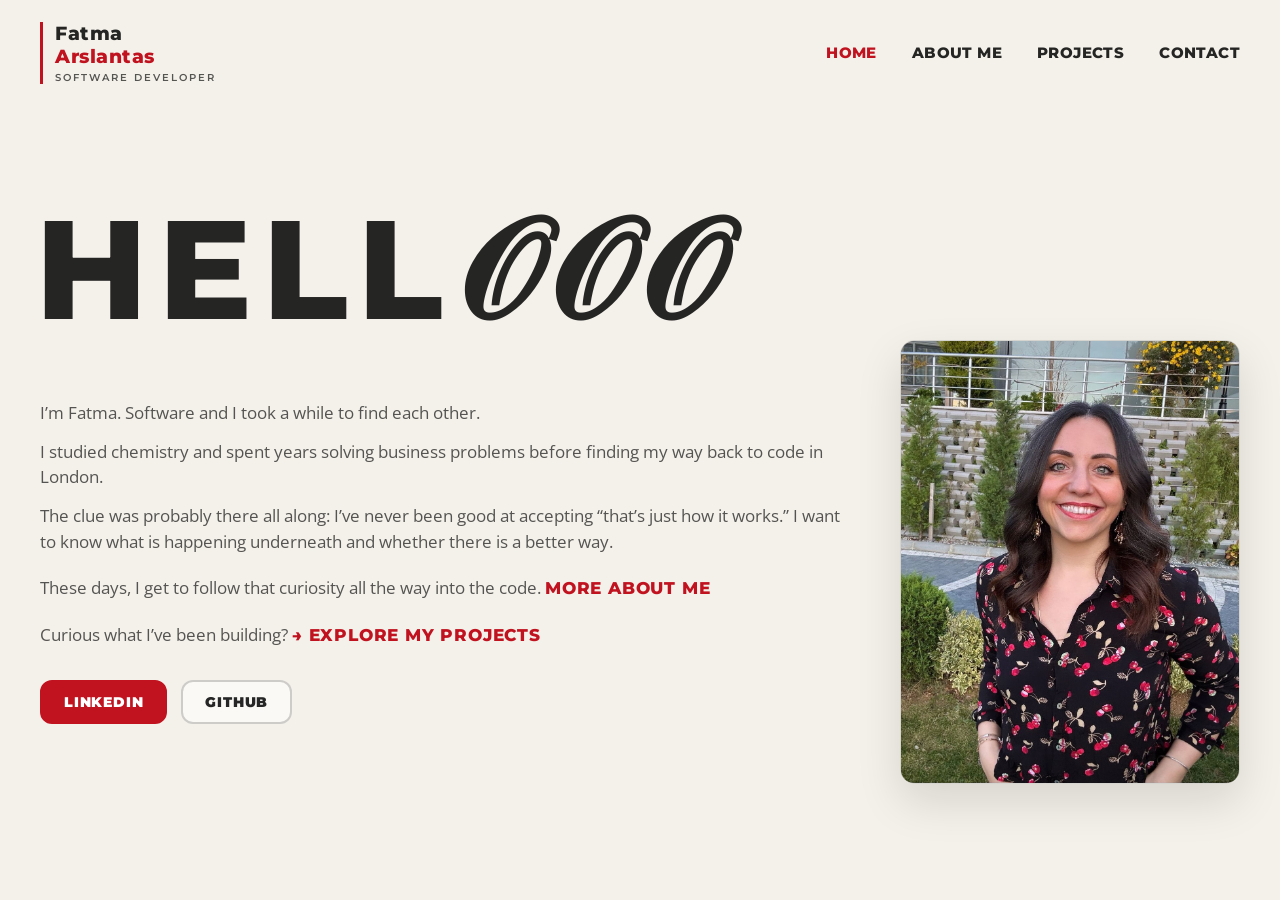
<file: index.html>
<!DOCTYPE html>
<html lang="en">
<head>
  <meta charset="UTF-8">
  <meta name="viewport" content="width=device-width, initial-scale=1.0">
  <title>Fatma Arslantas - Home</title>
  <link href="https://fonts.googleapis.com/css2?family=Montserrat:wght@400;700;800&family=Open+Sans:wght@300;400;600&display=swap" rel="stylesheet">
  <link rel="stylesheet" href="css/style.css">
</head>
<body class="home">

  <div id="site-header"></div>

  <main class="home-main">
    <section class="home-hero">
      <div class="hero-big">
        <span>HELL𝒪𝒪𝒪</span>
      </div>
  
      <div class="hero-lower">
        <div class="hero-text">
          <div class="hero-copy">
            <p>I’m Fatma. Software and I took a while to find each other.</p>
            <p>I studied chemistry and spent years solving business problems before finding my way back to code in London.</p>
            <p>The clue was probably there all along: I’ve never been good at accepting “that’s just how it works.” I want to know what is happening underneath and whether there is a better way.</p>
            <p>
              These days, I get to follow that curiosity all the way into the code.
              <a href="about.html" class="hero-micro-link">MORE ABOUT ME</a>
            </p>
            <p>
              Curious what I’ve been building?
              <a href="projects.html" class="hero-micro-link">→ Explore my projects</a>
            </p>
          </div>

          <div class="hero-actions">
            <a href="https://www.linkedin.com/in/fatma-arslantas/" target="_blank" rel="noopener noreferrer" class="action-btn filled">LinkedIn</a>
            <a href="https://github.com/AFatmaa" target="_blank" rel="noopener noreferrer" class="action-btn outline">GitHub</a>
          </div>
        </div>

        <div class="hero-photo">
          <img src="assets/images/fatma.jpeg" alt="Fatma Arslantas" loading="lazy">
        </div>
      </div>
    </section>
  </main>

  <script src="js/layout.js"></script>
</body>
</html>
</file>
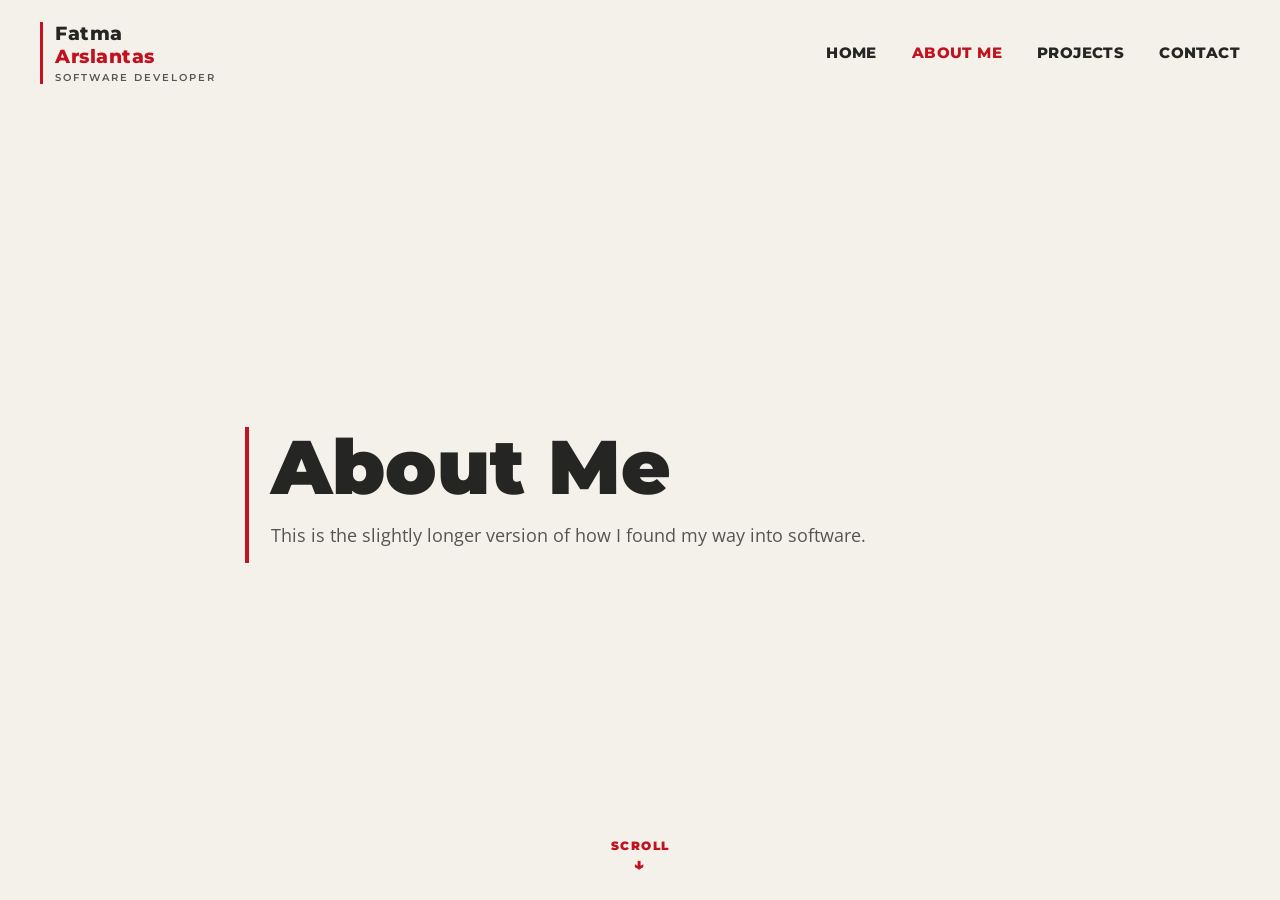
<file: about.html>
<!DOCTYPE html>
<html lang="en">
<head>
  <meta charset="UTF-8">
  <meta name="viewport" content="width=device-width, initial-scale=1.0">
  <title>Fatma Arslantas - About</title>
  <link href="https://fonts.googleapis.com/css2?family=Montserrat:wght@400;700;800&family=Open+Sans:wght@300;400;600&display=swap" rel="stylesheet">
  <link rel="stylesheet" href="css/style.css">
</head>
<body>

  <div id="site-header"></div>

  <main class="about-stage">
    <div id="aboutCarousel" class="about-carousel" aria-label="About story">
  
      <section class="about-card">
        <div class="card-inner">
          <h1 class="card-title">About Me</h1>
          <p class="card-subtitle">This is the slightly longer version of how I found my way into software.</p>
        </div>
      </section>
  
      <section class="about-card">
        <div class="card-inner">
          <h2 class="card-heading">A SMALL CLUE</h2>
          <p class="card-text">
            I studied chemistry at university, where one of my classes introduced me to basic programming.
            I loved it, but at the time I saw it as an interesting class, not the beginning of a career.
          </p>
          <p class="card-text">
            It took me a while to recognise the clue.
          </p>
        </div>
      </section>
  
      <section class="about-card">
        <div class="card-inner">
          <h2 class="card-heading">WORKING CLOSE TO PROBLEMS</h2>
          <p class="card-text">
            I later spent several years working across finance, operations, international trade, production, and project management.
          </p>
          <p class="card-text">
            I used business software every day. 
            Whenever a process felt unnecessarily complicated, I found myself wondering how the system worked and how it could work better.
            I especially enjoyed discussing those ideas with developers.
          </p>
          <p class="card-text">
            That probably should have been another clue.
          </p>
        </div>
      </section>
  
      <section class="about-card">
        <div class="card-inner">
          <h2 class="card-heading">STARTING AGAIN</h2>
          <p class="card-text">
            After moving to London, I met people who had moved into technology from completely different careers. 
            For the first time, becoming a developer stopped feeling like something meant for somebody else.
          </p>
          <p class="card-text">
            So I started learning.
          </p>
        </div>
      </section>
  
      <section class="about-card">
        <div class="card-inner">
          <h2 class="card-heading">LEARNING BY BUILDING</h2>
          <p class="card-text">
            My training at CodeYourFuture was not only about completing lessons. 
            I worked through a multi-stage programme built around projects, teamwork, pull requests, code reviews, testing, debugging, and explaining technical decisions.           
          </p>
          <p class="card-text">
            I built applications using JavaScript, React, Node.js, Express, PostgreSQL, Python, and WebSockets. 
            Some worked quickly. Others made me stare at the same bug for far longer than I would like to admit. 
            Both kinds taught me something.
          </p>
        </div>
      </section>

      <section class="about-card">
        <div class="card-inner">
          <h2 class="card-heading">WHAT I DO NOW</h2>
          <p class="card-text">
            Today, I build web applications and keep developing my understanding of how software works.
          </p>
          <p class="card-text">
            My previous career still shapes the way I approach code. 
            I think about the person using the product, the problem behind the request, and whether the solution will be practical outside the happy path.
          </p>
        </div>
      </section>
  
      <section class="about-card">
        <div class="card-inner">
          <h2 class="card-heading">WHAT COMES NEXT</h2>
          <p class="card-text">
            I’m looking for my first software development role in a team where I can contribute, ask good questions, learn from experienced developers, and take responsibility as I grow.
          </p>
          <p class="card-text">
            If that sounds like a conversation worth having, I’d be happy to hear from you.
          </p>
  
          <a class="card-link" href="contact.html">Contact me →</a>
        </div>
      </section>

    </div>

    <div class="scroll-cue" aria-hidden="true">
      <span class="scroll-cue-text">Scroll</span>
      <span class="scroll-cue-arrow">↓</span>
    </div>
  </main>

  <script src="js/layout.js"></script>
  <script src="js/about.js"></script>
</body>
</html>
</file>
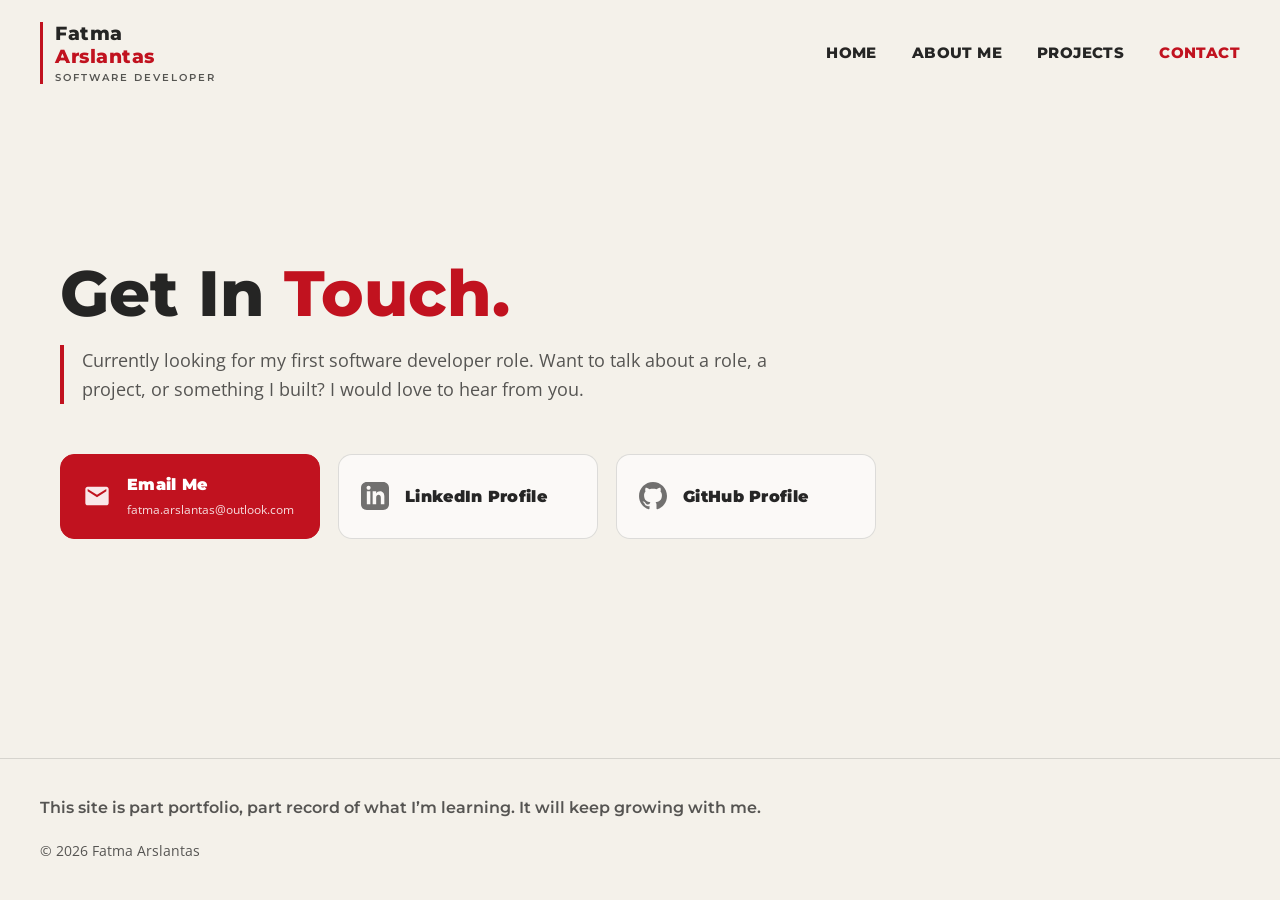
<file: contact.html>
<!DOCTYPE html>
<html lang="en">
<head>
  <meta charset="UTF-8">
  <meta name="viewport" content="width=device-width, initial-scale=1.0">
  <title>Fatma Arslantas - Contact</title>
  <link href="https://fonts.googleapis.com/css2?family=Montserrat:wght@400;700;800&family=Open+Sans:wght@300;400;600&display=swap" rel="stylesheet">
  <link rel="stylesheet" href="css/style.css">
</head>
<body class="contact">

  <div id="site-header"></div>

  <main>
    <div class="page-content">
      <h1 class="big-title">Get In <span class="highlight">Touch.</span></h1>
      <p class="subtitle">
        Currently looking for my first software developer role. Want to talk about a role, a project, or something I built? I would love to hear from you.
      </p>


      <div class="contact-grid">
        
        <a href="mailto:fatma.arslantas@outlook.com" class="contact-item contact-item-primary">
            <svg viewBox="0 0 24 24"><path d="M20 4H4c-1.1 0-1.99.9-1.99 2L2 18c0 1.1.9 2 2 2h16c1.1 0 2-.9 2-2V6c0-1.1-.9-2-2-2zm0 4l-8 5-8-5V6l8 5 8-5v2z"/></svg>
            <span>Email Me<small>fatma.arslantas@outlook.com</small></span>
        </a>

        <a href="https://www.linkedin.com/in/fatma-arslantas/" target="_blank" rel="noopener noreferrer" class="contact-item">
            <svg viewBox="0 0 24 24"><path d="M19 0h-14c-2.761 0-5 2.239-5 5v14c0 2.761 2.239 5 5 5h14c2.762 0 5-2.239 5-5v-14c0-2.761-2.238-5-5-5zm-11 19h-3v-11h3v11zm-1.5-12.268c-.966 0-1.75-.79-1.75-1.764s.784-1.764 1.75-1.764 1.75.79 1.75 1.764-.783 1.764-1.75 1.764zm13.5 12.268h-3v-5.604c0-3.368-4-3.113-4 0v5.604h-3v-11h3v1.765c1.396-2.586 7-2.777 7 2.476v6.759z"/></svg>
            <span>LinkedIn Profile</span>
        </a>

        <a href="https://github.com/AFatmaa" target="_blank" rel="noopener noreferrer" class="contact-item">
            <svg viewBox="0 0 24 24"><path d="M12 0c-6.626 0-12 5.373-12 12 0 5.302 3.438 9.8 8.207 11.387.599.111.793-.261.793-.577v-2.234c-3.338.726-4.033-1.416-4.033-1.416-.546-1.387-1.333-1.756-1.333-1.756-1.089-.745.083-.729.083-.729 1.205.084 1.839 1.237 1.839 1.237 1.07 1.834 2.807 1.304 3.492.997.107-.775.418-1.305.762-1.604-2.665-.305-5.467-1.334-5.467-5.931 0-1.311.469-2.381 1.236-3.221-.124-.303-.535-1.524.117-3.176 0 0 1.008-.322 3.301 1.23.957-.266 1.983-.399 3.003-.404 1.02.005 2.047.138 3.006.404 2.291-1.552 3.297-1.23 3.297-1.23.653 1.653.242 2.874.118 3.176.77.84 1.235 1.911 1.235 3.221 0 4.609-2.807 5.624-5.479 5.921.43.372.823 1.102.823 2.222v3.293c0 .319.192.694.801.576 4.765-1.589 8.199-6.086 8.199-11.386 0-6.627-5.373-12-12-12z"/></svg>
            <span>GitHub Profile</span>
        </a>

      </div>
    </div>
  </main>

  <div id="site-footer"></div>

  <script src="js/layout.js"></script>
</body>
</html>
</file>
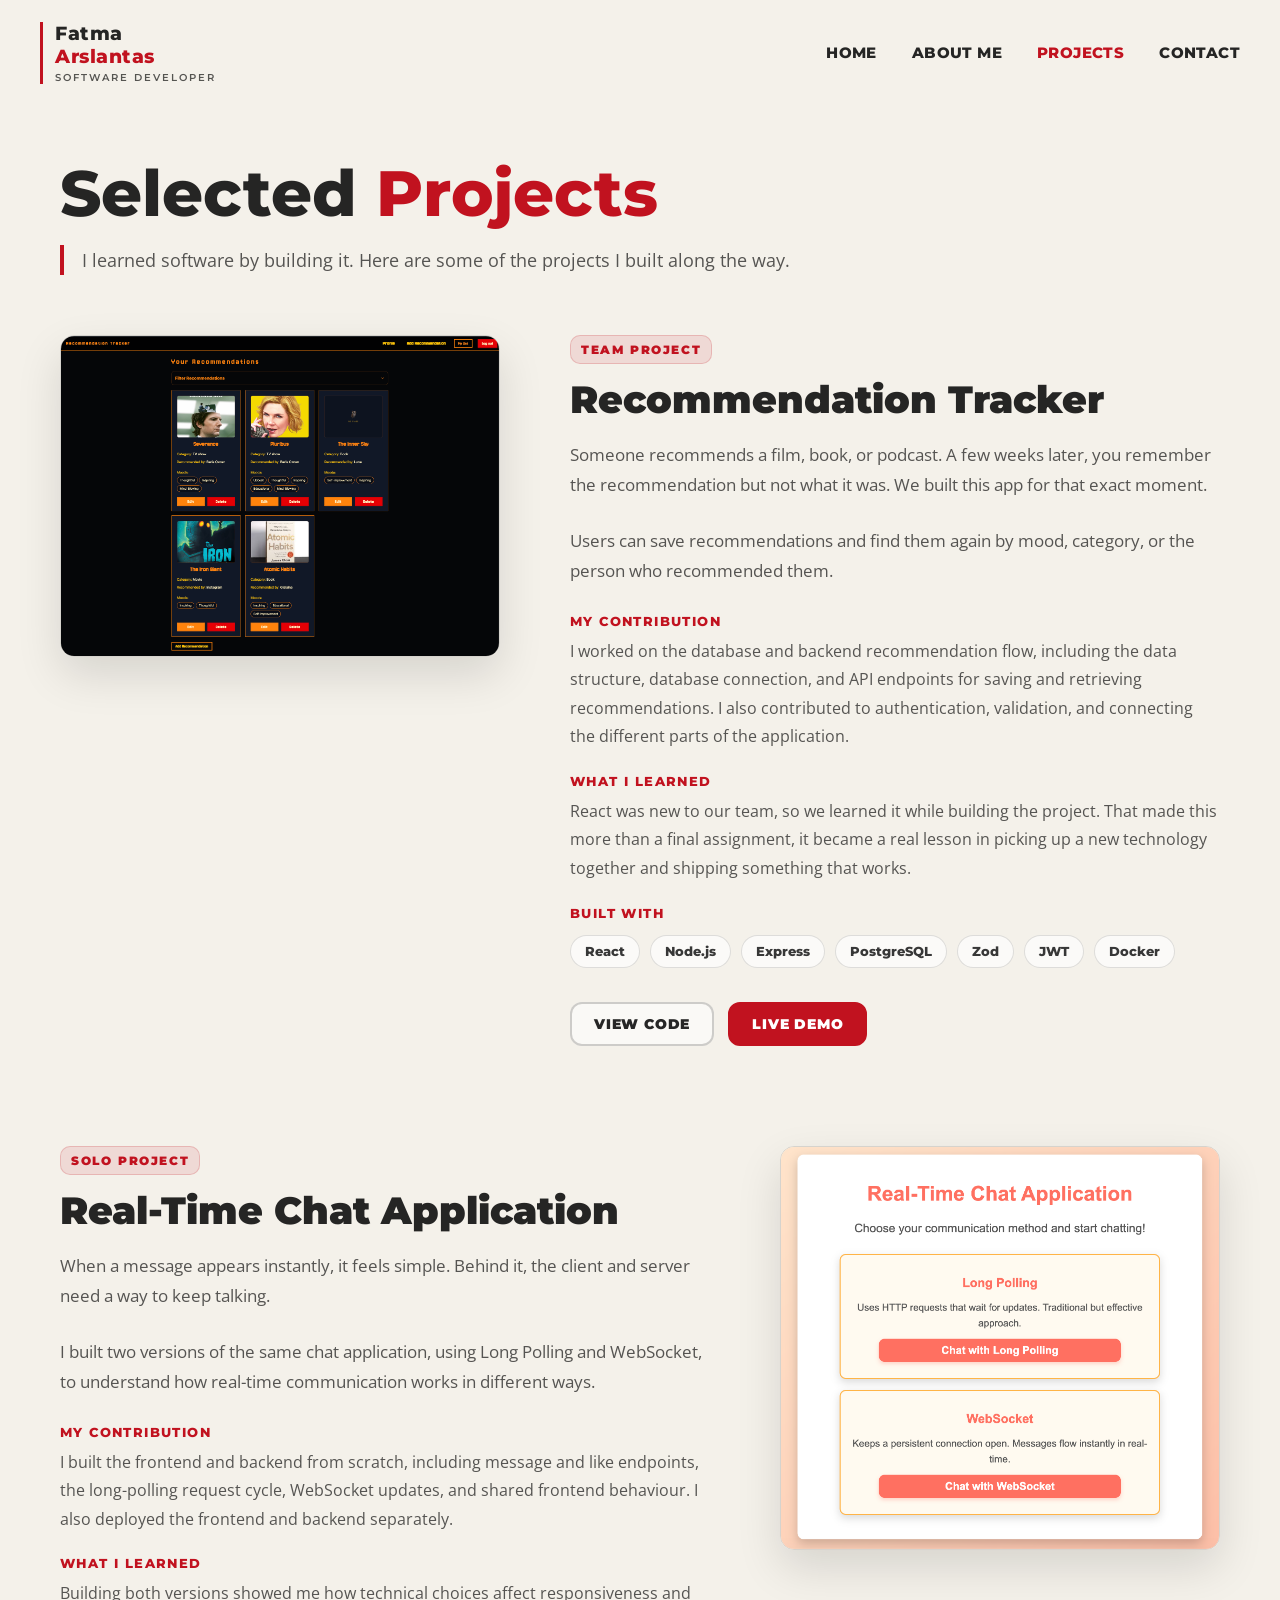
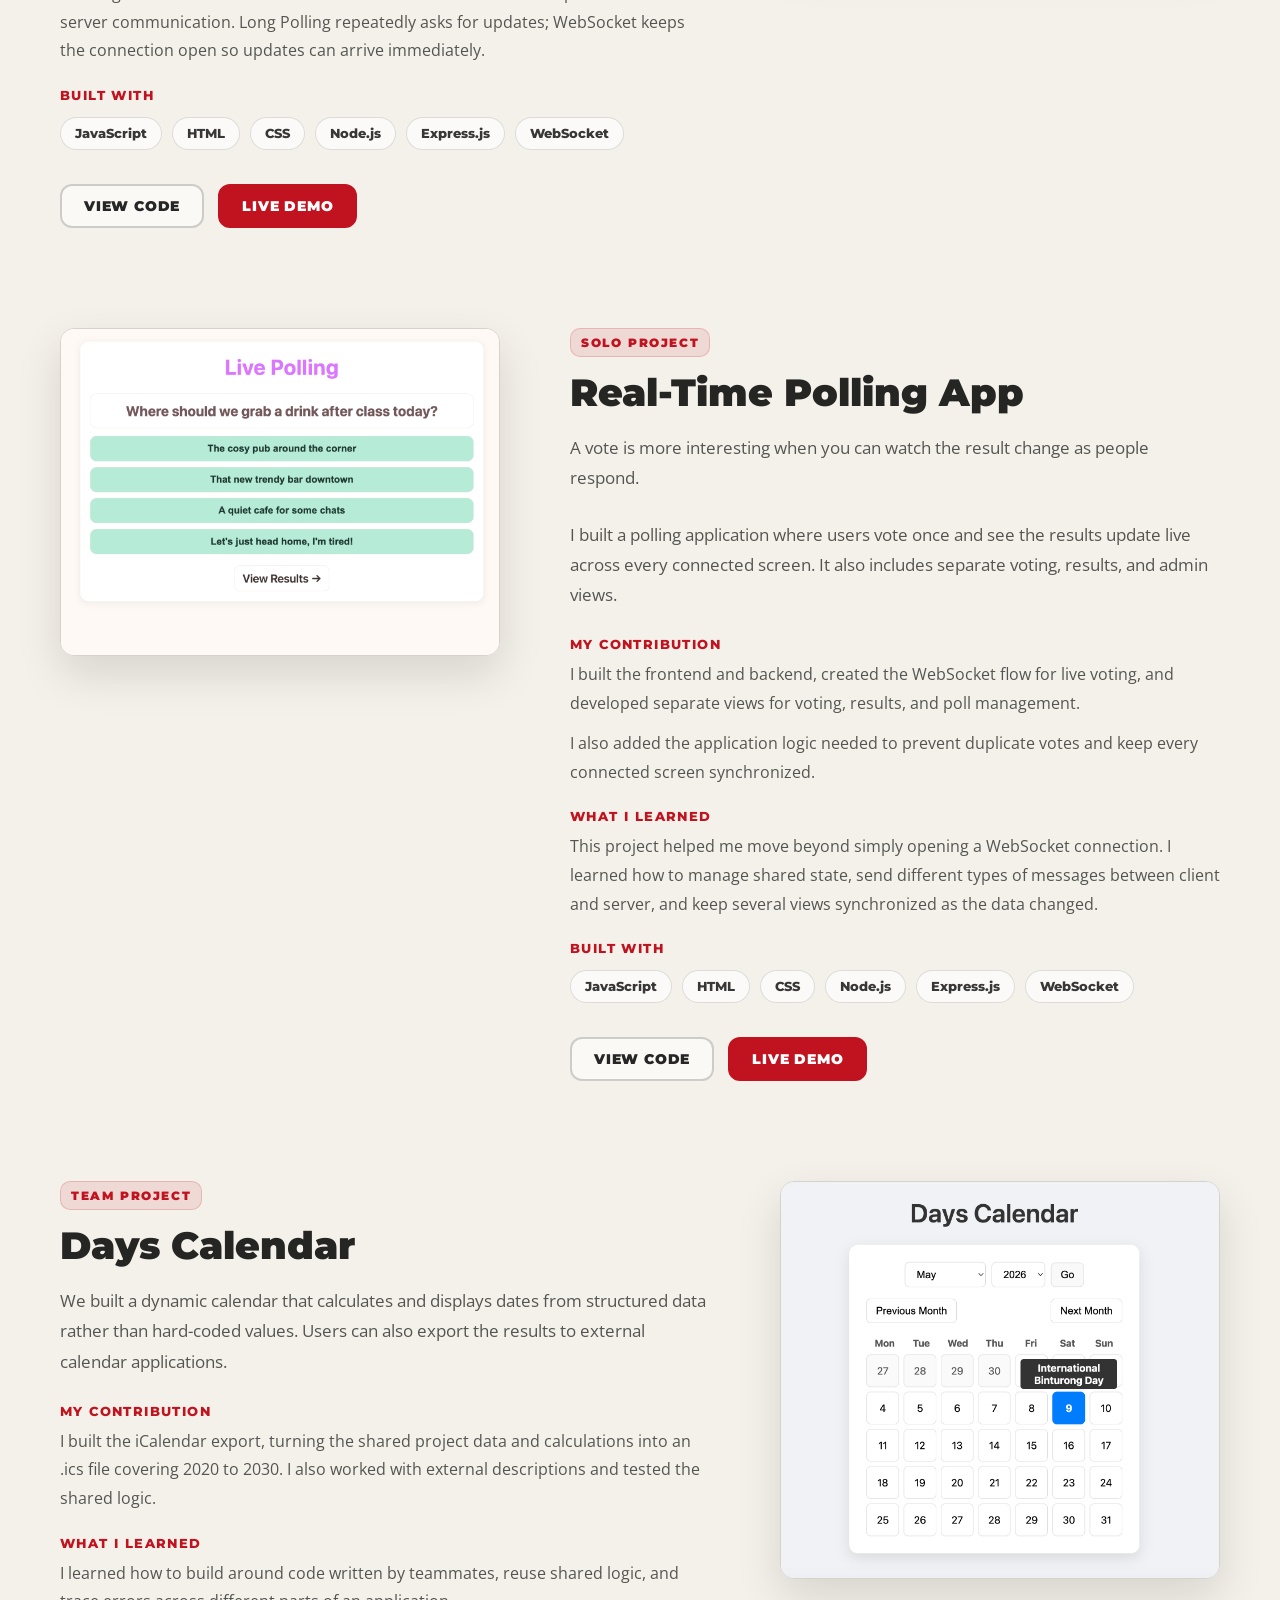
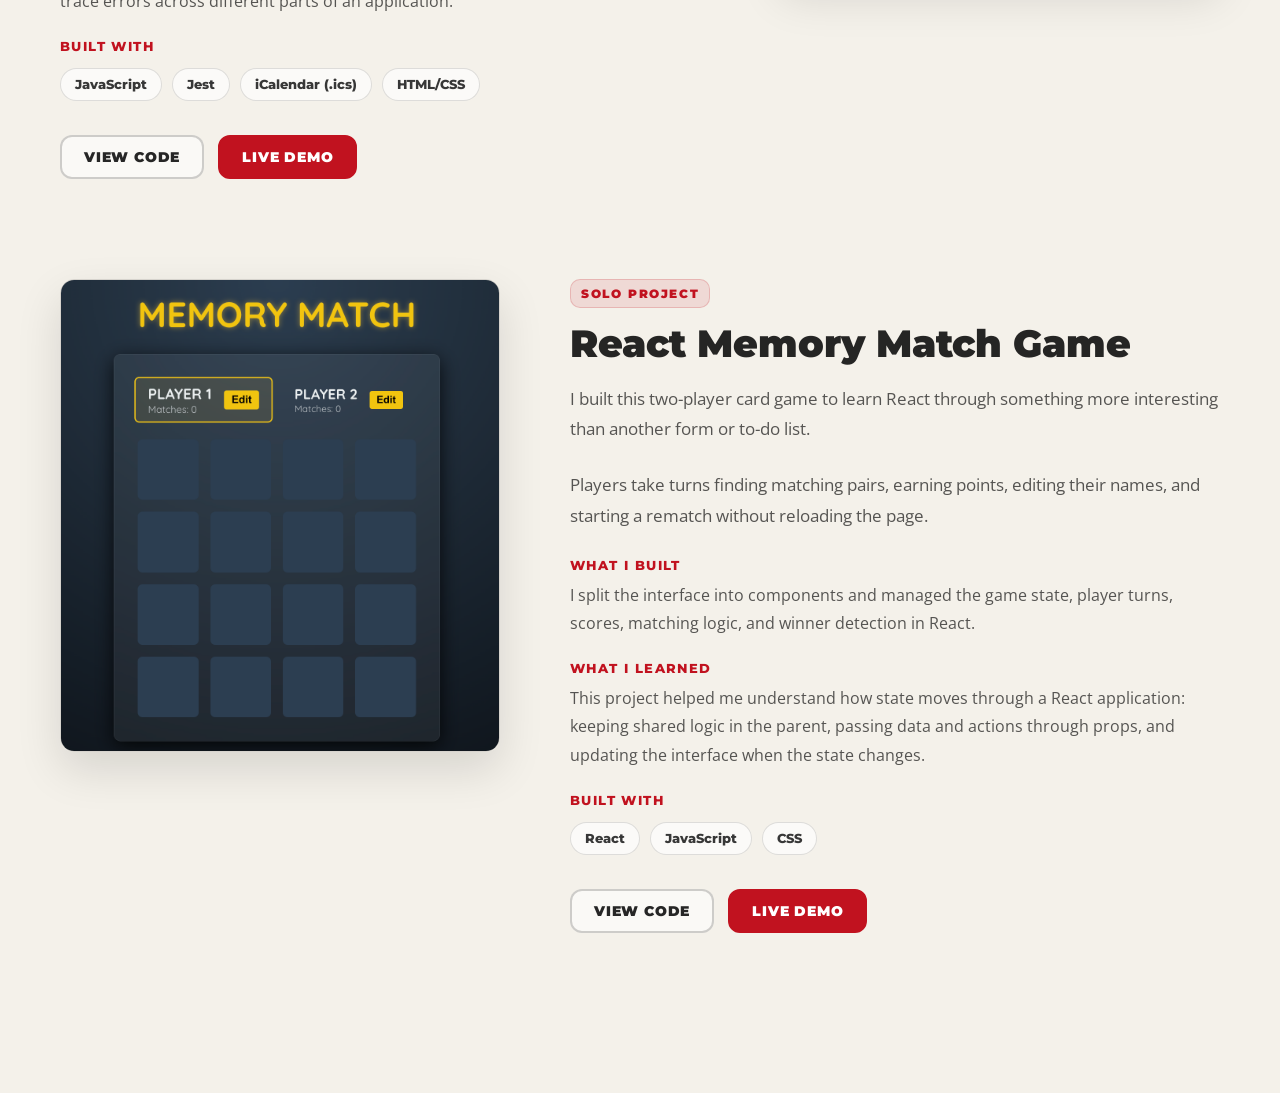
<file: projects.html>
<!DOCTYPE html>
<html lang="en">
<head>
  <meta charset="UTF-8">
  <meta name="viewport" content="width=device-width, initial-scale=1.0">
  <title>Fatma Arslantas - Projects</title>
  <link href="https://fonts.googleapis.com/css2?family=Montserrat:wght@400;700;800&family=Open+Sans:wght@300;400;600&display=swap" rel="stylesheet">
  <link rel="stylesheet" href="css/style.css">
</head>
<body>

  <div id="site-header"></div>

  <main>
    <div class="page-content">
      <h1 class="big-title">Selected <span class="highlight">Projects</span></h1>
      <p class="subtitle">I learned software by building it. Here are some of the projects I built along the way.</p>

      <div id="projectGrid" class="projects-container"></div>
    </div>
  </main>

  <script src="js/layout.js"></script>
  <script type="module" src="js/projects.js"></script>
</body>
</html>
</file>
<file: css/style.css>
:root {
  --bg: #f4f1ea;
  --text: #111111e8;
  --muted: rgba(0,0,0,0.65);

  --card-border: rgba(0,0,0,0.12);

  --accent: #c1121f;
  --accent-dark: #780000;
  --accent-rgb: 193, 18, 31;

  --font-heading: "Montserrat", sans-serif;
  --transition: all 0.25s ease;

  --radius: 14px;
}

* { margin: 0; padding: 0; box-sizing: border-box; }

body {
  font-family: "Open Sans", sans-serif;
  background: var(--bg);
  color: var(--text);
  min-height: 100vh;
}

a {
  text-decoration: none;
  color: inherit;
  transition: var(--transition);
}

main {
  flex: 1;
  display: flex;
  align-items: center;
  justify-content: center;
  padding: 80px 20px 80px;
  width: 100%;
  max-width: 1300px;
  margin: 0 auto;
}

.page-content {
  width: 100%;
  max-width: 1300px;
  margin: 0 auto;
  padding: 80px 40px 80px;
}

.big-title {
  font-family: var(--font-heading);
  font-weight: 800;
  font-size: clamp(42px, 5vw, 72px);
  line-height: 1.05;
  margin-bottom: 18px;
}

.highlight { color: var(--accent); }

.subtitle {
  font-size: 1.15em;
  color: var(--muted);
  max-width: 760px;
  margin-bottom: 50px;
  font-weight: 400;
  line-height: 1.6;
  border-left: 4px solid var(--accent);
  padding-left: 18px;
}

.site-header {
  position: fixed;
  top: 0; left: 0;
  width: 100%;
  padding: 22px 40px;
  z-index: 999;
  display: flex;
  align-items: center;
  justify-content: space-between;
  background: rgba(244, 241, 234, 0.85);
  backdrop-filter: blur(10px);
  -webkit-backdrop-filter: blur(10px);
}

.brand {
  display: inline-flex;
  flex-direction: column;
  line-height: 1.2;
  font-family: var(--font-heading);
  font-weight: 800;
  font-size: 1.2em;
  letter-spacing: 0.5px;
  border-left: 3px solid var(--accent);
  padding-left: 12px;
  transition: var(--transition);
}

.brand:hover { opacity: 0.8; }

.brand-first { color: var(--text); }
.brand-last { color: var(--accent); }

.brand-role {
  font-weight: 600;
  font-size: 0.5em;
  letter-spacing: 2px;
  text-transform: uppercase;
  color: var(--muted);
  margin-top: 4px;
}

.menu-btn {
  width: 46px;
  height: 46px;
  border-radius: 999px;
  border: 1px solid var(--card-border);
  background: rgba(255,255,255,0.70);
  display: grid;
  place-content: center;
  gap: 5px;
  cursor: pointer;
}

.menu-line {
  width: 18px;
  height: 2px;
  background: var(--text);
  display: block;
}

.menu-panel {
  position: fixed;
  top: 78px;
  right: 40px;
  width: 220px;
  padding: 14px;
  border-radius: var(--radius);
  background: rgba(255,255,255,0.94);
  border: 1px solid var(--card-border);
  box-shadow: 0 10px 30px rgba(0,0,0,0.12);
  display: none;
}

.menu-panel[aria-hidden="false"] {
  display: block;
}

.menu-panel a {
  display: block;
  padding: 12px 10px;
  border-radius: 10px;
  font-family: var(--font-heading);
  font-weight: 800;
  letter-spacing: 0.4px;
  color: var(--text);
}

.menu-panel a:hover {
  background: rgba(0,0,0,0.06);
}

.menu-panel a.active {
  color: var(--accent);
}

.home-main {
  min-height: 100vh;
  display: grid;
  place-items: center;
  padding: 130px 40px 40px;
  max-width: 1400px;
  margin: 0 auto;
}

.home-hero { width: 100%; }

.hero-big {
  display: flex;
  align-items: center;
  justify-content: space-between;
  gap: 30px;
  line-height: 0.9;
}

.hero-big span {
  font-family: var(--font-heading);
  font-weight: 800;
  font-size: clamp(80px, 13vw, 140px);
  letter-spacing: 10px;
  margin-left: -5px;
}

.hero-lower {
  margin-top: 8px;
  display: flex;
  align-items: center;
  gap: 56px;
}

.hero-text {
  flex: 1;
  display: flex;
  flex-direction: column;
  align-items: flex-start;
  gap: 28px;
}

.hero-photo {
  flex: 0 0 340px;
}

.hero-photo img {
  width: 100%;
  border-radius: var(--radius);
  border: 1px solid var(--card-border);
  box-shadow: 0 18px 45px rgba(0,0,0,0.12);
  display: block;
}

.hero-copy {
  max-width: 880px;
  font-size: 1.05em;
  line-height: 1.5;
  color: var(--muted);
}

.hero-copy p + p { margin-top: 14px; }

.hero-copy .hero-micro-link {
  display: inline-block;
  margin-top: 8px;
  font-family: var(--font-heading);
  font-weight: 800;
  letter-spacing: 0.8px;
  text-transform: uppercase;
  color: var(--accent);
}

.hero-micro-link:hover { opacity: 0.75; }

.hero-actions {
  display: flex;
  flex-wrap: wrap;
  gap: 14px;
  margin-top: 4px;
}

.projects-container {
  display: flex;
  flex-direction: column;
  gap: 100px;
  margin-top: 60px;
  width: 100%;
}

.project-row {
  display: flex;
  align-items: flex-start;
  gap: 70px;
  width: 100%;
}

.project-row:nth-child(even) { flex-direction: row-reverse; }

.project-image-wrapper {
  flex: 0 0 440px;
  position: sticky;
  top: 110px;
  border-radius: var(--radius);
  overflow: hidden;
  border: 1px solid var(--card-border);
  height: auto;
  box-shadow: 0 18px 45px rgba(0,0,0,0.12);
  transition: transform 0.35s ease, border-color 0.35s ease;
}

.project-image-wrapper:hover {
  transform: translateY(-8px);
  border-color: rgba(var(--accent-rgb), 0.35);
}

.project-img {
  width: 100%;
  height: 100%;
  object-fit: cover;
  display: block;
  transition: transform 0.5s ease;
}

.project-image-wrapper:hover .project-img {
  transform: scale(1.04);
}

.project-content {
  flex: 1;
  display: flex;
  flex-direction: column;
  align-items: flex-start;
}

.project-badge {
  font-size: 0.78em;
  font-family: var(--font-heading);
  font-weight: 900;
  text-transform: uppercase;
  letter-spacing: 1.6px;
  color: var(--accent);
  margin-bottom: 14px;
  display: inline-block;
  background: rgba(var(--accent-rgb), 0.10);
  padding: 6px 10px;
  border-radius: 10px;
  border: 1px solid rgba(var(--accent-rgb), 0.18);
}

.project-title {
  font-family: var(--font-heading);
  font-size: clamp(28px, 3vw, 44px);
  font-weight: 900;
  color: var(--text);
  margin-bottom: 18px;
  line-height: 1.15;
}

.project-desc {
  font-size: 1.05em;
  color: var(--muted);
  margin-bottom: 26px;
  line-height: 1.8;
  max-width: 720px;
}

.project-section {
  max-width: 720px;
  margin-bottom: 22px;
}

.project-section-title {
  font-family: var(--font-heading);
  font-weight: 800;
  font-size: 0.82em;
  letter-spacing: 1.4px;
  text-transform: uppercase;
  color: var(--accent);
  margin-bottom: 8px;
}

.project-section p {
  color: var(--muted);
  line-height: 1.75;
  font-size: 1.02em;
}

.project-section p + p {
  margin-top: 12px;
}

.project-tech {
  display: flex;
  flex-wrap: wrap;
  gap: 10px;
  margin-bottom: 34px;
  margin-top: 6px;
}

.project-tech span {
  font-size: 0.80em;
  font-family: var(--font-heading);
  font-weight: 800;
  color: rgba(0,0,0,0.78);
  background: rgba(255,255,255,0.65);
  border: 1px solid var(--card-border);
  padding: 8px 14px;
  border-radius: 999px;
}

.project-actions {
  display: flex;
  gap: 14px;
}

.action-btn {
  padding: 12px 22px;
  font-family: var(--font-heading);
  font-weight: 900;
  font-size: 0.86em;
  border-radius: 12px;
  text-transform: uppercase;
  letter-spacing: 0.8px;
  transition: var(--transition);
  display: inline-block;
}

.action-btn.filled {
  background: var(--accent);
  color: #fff;
  border: 2px solid var(--accent);
}

.action-btn.filled:hover {
  background: var(--accent-dark);
  border-color: var(--accent-dark);
  transform: translateY(-2px);
}

.action-btn.outline {
  background: rgba(255,255,255,0.55);
  color: var(--text);
  border: 2px solid rgba(0,0,0,0.18);
}

.action-btn.outline:hover {
  border-color: rgba(0,0,0,0.35);
  transform: translateY(-2px);
}

.contact-grid {
  display: flex;
  gap: 18px;
  flex-wrap: wrap;
  margin-top: 30px;
}

.contact-item {
  padding: 20px 22px;
  border: 1px solid var(--card-border);
  background: rgba(255,255,255,0.60);
  display: flex;
  align-items: center;
  gap: 16px;
  border-radius: var(--radius);
  transition: var(--transition);
  min-width: 260px;
}

.contact-item:hover {
  border-color: rgba(var(--accent-rgb), 0.35);
  background: rgba(var(--accent-rgb), 0.06);
  transform: translateY(-4px);
}

.contact-item span {
  color: var(--text);
  font-weight: 900;
  font-family: var(--font-heading);
  letter-spacing: 0.3px;
}

.contact-item svg {
  fill: rgba(0,0,0,0.55);
  width: 28px;
  height: 28px;
  transition: fill 0.25s ease;
}

.contact-item:hover svg {
  fill: var(--accent);
}

.contact-item span small {
  display: block;
  font-family: "Open Sans", sans-serif;
  font-weight: 400;
  font-size: 0.78em;
  letter-spacing: 0;
  opacity: 0.85;
  margin-top: 7px;
}

.contact-item-primary {
  background: var(--accent);
  border-color: var(--accent);
}

.contact-item-primary span { color: #fff; }
.contact-item-primary svg { fill: rgba(255, 255, 255, 0.9); }

.contact-item-primary:hover {
  background: var(--accent-dark);
  border-color: var(--accent-dark);
}

.contact-item-primary:hover svg { fill: #fff; }

body.contact {
  display: flex;
  flex-direction: column;
}

body.contact main {
  flex: 1;
  align-items: center;
  padding-top: 110px;
  padding-bottom: 30px;
}

body.contact .page-content {
  padding-top: 0;
  padding-bottom: 0;
}

.site-footer-bar {
  max-width: 1300px;
  margin: 40px auto 0;
  padding: 36px 40px 40px;
  border-top: 1px solid var(--card-border);
  display: flex;
  flex-direction: column;
  gap: 20px;
}

.footer-tagline {
  font-family: var(--font-heading);
  font-weight: 600;
  color: var(--muted);
  max-width: none;
  line-height: 1.6;
}

.footer-copy {
  color: var(--muted);
  font-size: 0.9em;
}

.about-stage {
  width: 100%;
  max-width: 1300px;
  margin: 0 auto;
  padding: 0;
}

.about-carousel {
  height: 100vh;
  overflow-y: scroll;
  scroll-snap-type: y mandatory;
  scroll-behavior: smooth;
  padding-top: 90px;
  scroll-padding-top: 90px;
  scrollbar-width: none;
}

.about-carousel::-webkit-scrollbar { display: none; }

.about-card {
  min-height: calc(100vh - 90px);
  scroll-snap-align: start;
  display: grid;
  place-items: center;
  padding: 40px 20px;
}

.card-inner {
  width: 100%;
  max-width: 900px;
  border-left: 4px solid var(--accent);
  padding-left: 22px;
}

.card-title {
  font-family: var(--font-heading);
  font-weight: 900;
  font-size: clamp(44px, 6vw, 76px);
  margin-bottom: 16px;
  line-height: 1.05;
  color: var(--text);
}

.card-subtitle {
  font-size: 1.15em;
  color: var(--muted);
  margin-bottom: 16px;
  max-width: 680px;
}

.card-hint {
  font-family: var(--font-heading);
  font-weight: 900;
  text-transform: uppercase;
  letter-spacing: 1px;
  color: var(--accent);
}

.card-heading {
  font-family: var(--font-heading);
  font-weight: 900;
  font-size: clamp(28px, 3.6vw, 44px);
  margin-bottom: 14px;
  color: var(--text);
}

.card-text {
  font-size: 1.15em;
  line-height: 1.8;
  color: var(--muted);
  max-width: 720px;
}

.card-text + .card-text {
  margin-top: 18px;
}

.card-link {
  display: inline-block;
  margin-top: 22px;
  font-family: var(--font-heading);
  font-weight: 900;
  text-transform: uppercase;
  letter-spacing: 1px;
  color: var(--accent);
}

.card-link:hover { opacity: 0.78; }

.scroll-cue {
  position: fixed;
  bottom: 28px;
  left: 50%;
  transform: translateX(-50%);
  display: flex;
  flex-direction: column;
  align-items: center;
  gap: 2px;
  font-family: var(--font-heading);
  font-weight: 900;
  font-size: 0.72em;
  letter-spacing: 1.5px;
  text-transform: uppercase;
  color: var(--accent);
  pointer-events: none;
  transition: opacity 0.4s ease;
}

.scroll-cue-arrow {
  font-size: 1.5em;
  line-height: 1;
  animation: scroll-bounce 1.6s ease-in-out infinite;
}

.about-stage.at-end .scroll-cue { opacity: 0; }

@keyframes scroll-bounce {
  0%, 100% { transform: translateY(0); }
  50% { transform: translateY(6px); }
}

@media (max-width: 900px) {
  .site-header { padding: 16px 18px; }
  .menu-panel { right: 18px; top: 68px; }

  .page-content { padding: 120px 18px 70px; }

  .subtitle {
    border-left: none;
    padding-left: 0;
  }

  .home-main {
    padding: 110px 20px 40px;
  }

  .hero-big {
    flex-direction: column;
    align-items: flex-start;
  }

  .hero-big span {
    font-size: clamp(44px, 14vw, 90px);
    letter-spacing: 4px;
  }

  .hero-lower {
    flex-direction: column;
    align-items: flex-start;
    gap: 32px;
  }

  .hero-photo {
    flex: none;
    width: 100%;
    max-width: 320px;
  }

  .project-row,
  .project-row:nth-child(even) {
    flex-direction: column-reverse !important;
    gap: 28px;
  }

  .project-image-wrapper {
    position: static;
    width: 100%;
    height: 250px;
  }

  .project-content {
    width: 100%;
    align-items: flex-start;
  }

  .about-card {
    padding: 28px 20px;
  }

  .card-title {
    font-size: clamp(34px, 9vw, 52px);
  }

  .card-heading {
    font-size: clamp(22px, 6vw, 30px);
    margin-bottom: 10px;
  }

  .card-text,
  .card-subtitle {
    font-size: 1em;
  }

  .card-text {
    line-height: 1.6;
  }

  .card-text + .card-text {
    margin-top: 12px;
  }
}

@media (min-width: 900px) {
  .menu-btn {
    display: none !important;
  }
  .menu-panel {
    display: flex !important;
    position: static;
    flex-direction: row;
    gap: 35px;
    width: auto;
    padding: 0;
    background: transparent;
    border: none;
    box-shadow: none;
  }
  .menu-panel a {
    padding: 0;
    font-size: 0.95em;
    text-transform: uppercase;
  }
  .menu-panel a:hover {
    background: transparent;
    color: var(--accent);
  }
}
</file>
